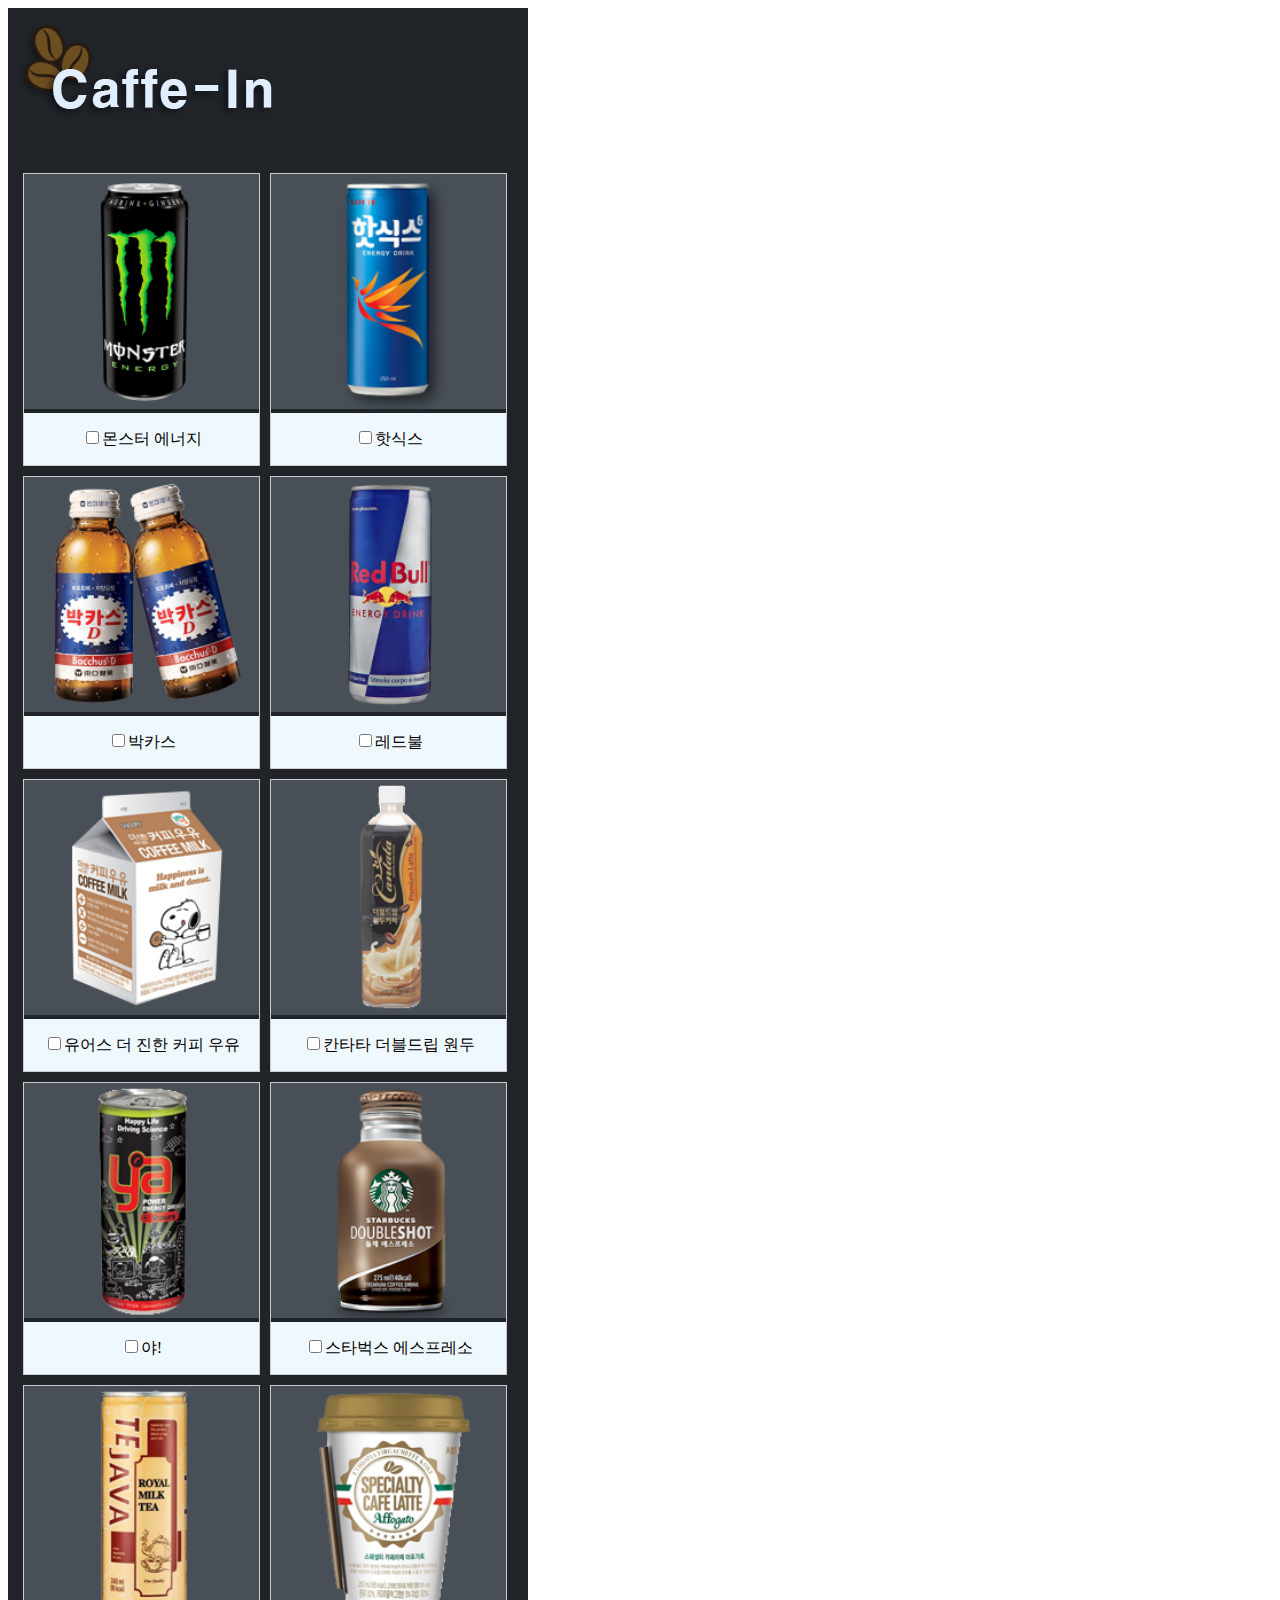
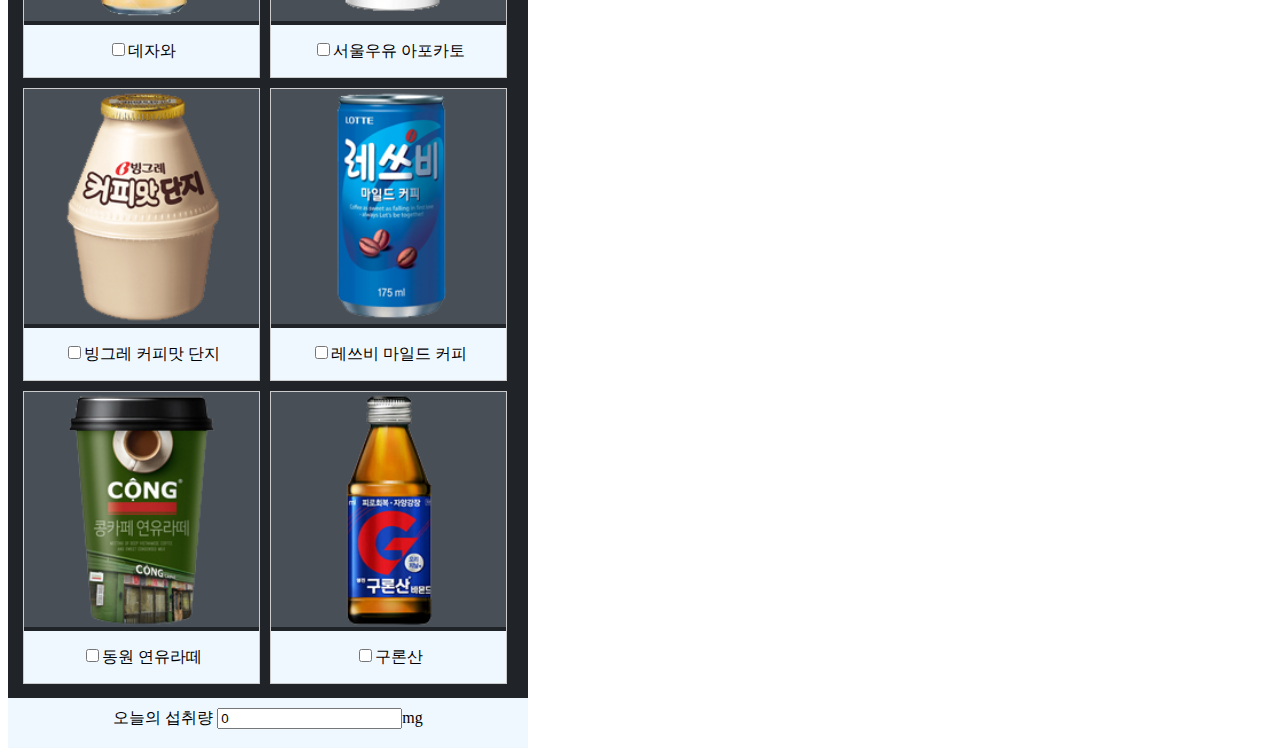
<file: CaffeineCheckUp.html>
<!DOCTYPE html>
<html>
<head>
	<title>Caffeine Check Calculator</title>
	<script type="text/javascript">
		var sum = 0;
		function calc(cBox) {
			if(cBox.checked)
				sum += parseInt(cBox.value);
			else
				sum -= parseInt(cBox.value);
			document.getElementById("sumtext").value = sum;
		}
	</script>
<style>
	.header {
border-spacing: 10px 10px;
text-align: left;
padding: 10px 10px;
width: 500px;
height: 130px;
background-color: #202429;
}
.feature {
border-spacing: 10px 10px;
text-align: left;
padding: 10px 10px;
width: 500px;
height: 2120px;
background-color: #202429;
}
div.gallery {
  margin: 5px;
  border: 1px solid #ccc;
  float: left;
width: 235px;
}
div.desc {
  padding: 15px;
background-color: aliceblue;
  text-align: center;
}
.result {
border-spacing: 10px 10px;
text-align: center;
padding: 10px 10px;
width: 500px;
height: 30px;
background-color: aliceblue;
}
	</style>
</head>
<body>
<div class="header">
	<a href="MainpageAlt.html"><img src="Images/CaffeinLogo.png"></a>
	</div>
	<form>
<div class="feature">
<div class="gallery">
  <a target="_blank">
    <img src="Images/Drinks/MonsterEnergySquare.png" alt="Cinque Terre" width="235" height="235">
  </a>
  <div class="desc"><input type="checkbox" name="MonsterEnergy" value="105" onclick="calc(this)">몬스터 에너지</div>
</div>
<div class="gallery">
  <a target="_blank">
    <img src="Images/Drinks/HotSixSquare.png" alt="Cinque Terre" width="235" height="235">
  </a>
  <div class="desc"><input type="checkbox" name="HotSix" value="60" onclick="calc(this)" >핫식스</div>
	</div>
<div class="gallery">
  <a target="_blank">
    <img src="Images/Drinks/BacchusSquare.png" alt="Cinque Terre" width="235" height="235">
  </a>
  <div class="desc">		<input type="checkbox" name="Bacchus" value="30" onclick="calc(this)">박카스<br></div>
	</div>
<div class="gallery">
  <a target="_blank">
    <img src="Images/Drinks/RedBullSquare.png" alt="Cinque Terre" width="235" height="235">
  </a>
  <div class="desc">		<input type="checkbox" name="RedBull" value="103" onclick="calc(this)">레드불</div>
	</div>
<div class="gallery">
  <a target="_blank">
    <img src="Images/Drinks/YouUsSquare.png" alt="Cinque Terre" width="235" height="235">
  </a>
  <div class="desc">		<input type="checkbox" name="DrPepper" value="237" onclick="calc(this)">유어스 더 진한 커피 우유</div>
	</div>
<div class="gallery">
  <a target="_blank">
    <img src="Images/Drinks/KantataSquare.png" alt="Cinque Terre" width="235" height="235">
  </a>
  <div class="desc">		<input type="checkbox" name="Espresso" value="548" onclick="calc(this)">칸타타 더블드립 원두<br></div>
	</div>
<div class="gallery">
  <a target="_blank">
    <img src="Images/Drinks/YaSquare.png" alt="Cinque Terre" width="235" height="235">
  </a>
  <div class="desc">		<input type="checkbox" name="CocaCola" value="150" onclick="calc(this)">야!</div>
	</div>
<div class="gallery">
  <a target="_blank">
    <img src="Images/Drinks/StarBucksEspressoSquare.png" alt="Cinque Terre" width="235" height="235">
  </a>
  <div class="desc">		<input type="checkbox" name="GreenTea" value="182" onclick="calc(this)">스타벅스 에스프레소</div>
	</div>
<div class="gallery">
  <a target="_blank">
    <img src="Images/Drinks/DejawaSquare.png" alt="Cinque Terre" width="235" height="235">
  </a>
  <div class="desc">		<input type="checkbox" name="InstantCoffee" value="55" onclick="calc(this)">데자와<br></div>
	</div>
<div class="gallery">
  <a target="_blank">
    <img src="Images/Drinks/SeoulMilkSquare.png" alt="Cinque Terre" width="235" height="235">
  </a>
  <div class="desc">		<input type="checkbox" name="BlackTea" value="125" onclick="calc(this)">서울우유 아포카토</div>
	</div>
<div class="gallery">
  <a target="_blank">
    <img src="Images/Drinks/BingreSquare.png" alt="Cinque Terre" width="235" height="235">
  </a>
  <div class="desc">		<input type="checkbox" name="DietCola" value="85" onclick="calc(this)">빙그레 커피맛 단지</div>
	</div>
<div class="gallery">
  <a target="_blank">
    <img src="Images/Drinks/LetsBeSquare.png" alt="Cinque Terre" width="235" height="235">
  </a>
  <div class="desc">		<input type="checkbox" name="MountainDew" value="103" onclick="calc(this)">레쓰비 마일드 커피<br></div>
	</div>
<div class="gallery">
  <a target="_blank">
    <img src="Images/Drinks/CongSquare.png" alt="Cinque Terre" width="235" height="235">
  </a>
  <div class="desc">		<input type="checkbox" name="Cong" value="230" onclick="calc(this)">동원 연유라떼<br></div>
	</div>
<div class="gallery">
  <a target="_blank">
    <img src="Images/Drinks/GulonsanSquare.png" alt="Cinque Terre" width="235" height="235">
  </a>
  <div class="desc">		<input type="checkbox" name="Guro" value="55" onclick="calc(this)">구론산<br></div>
	</div>

		</div>
		<div class="result">
		오늘의 섭취량 <input type="text" id="sumtext" value="0">mg
		</div>
	</form>
</body>
</html>
</file>
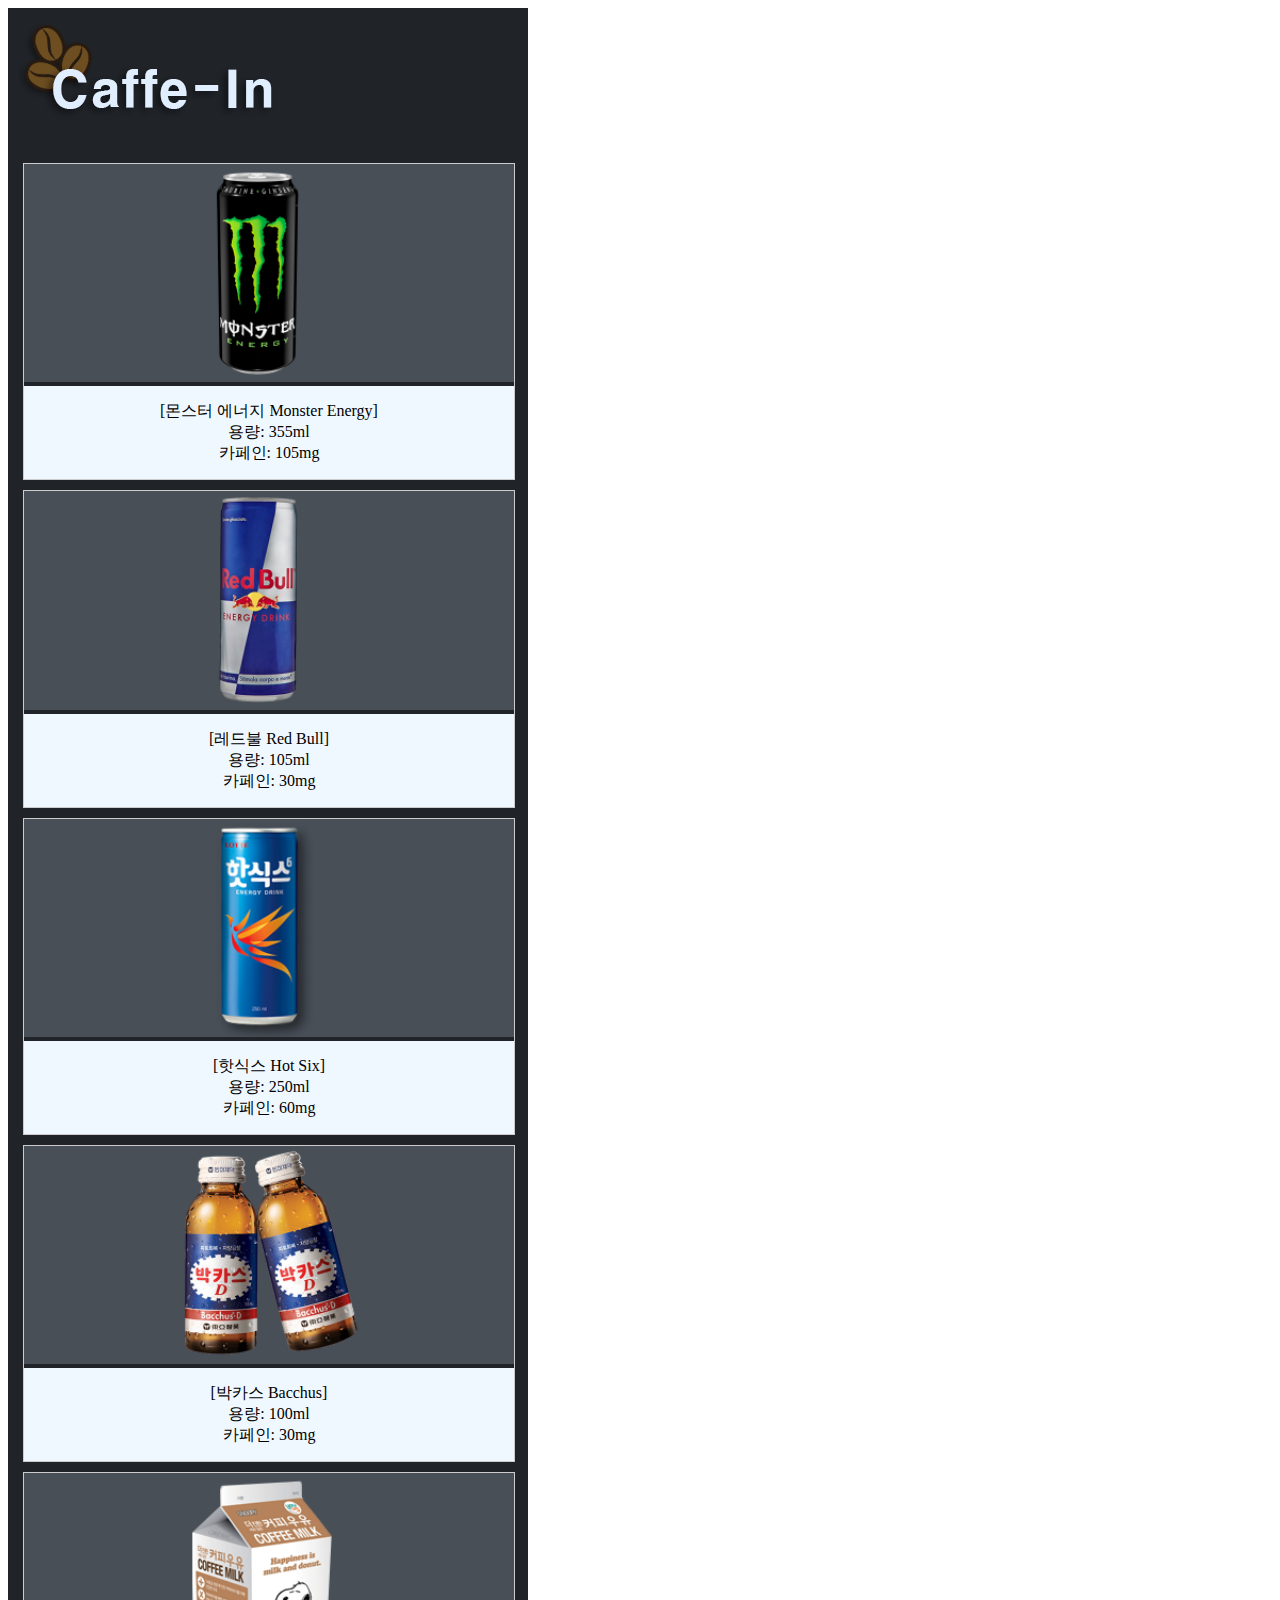
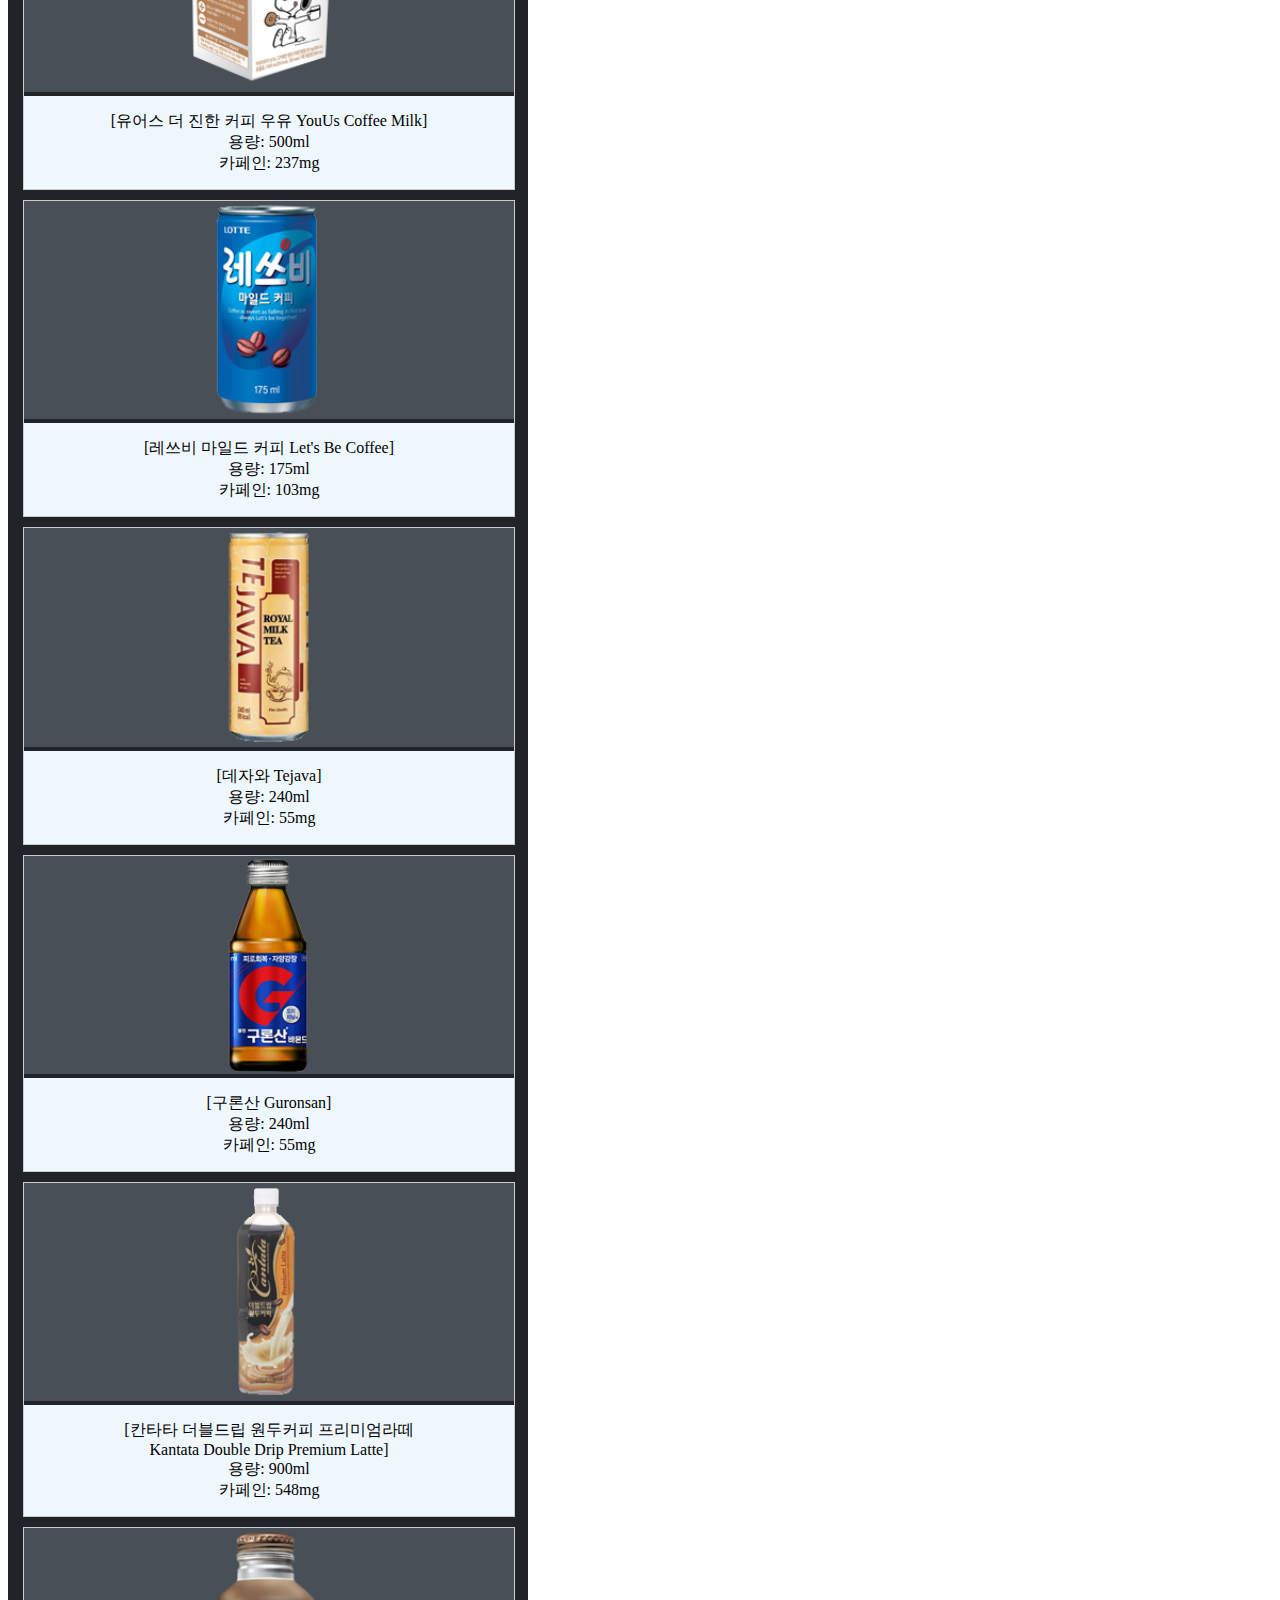
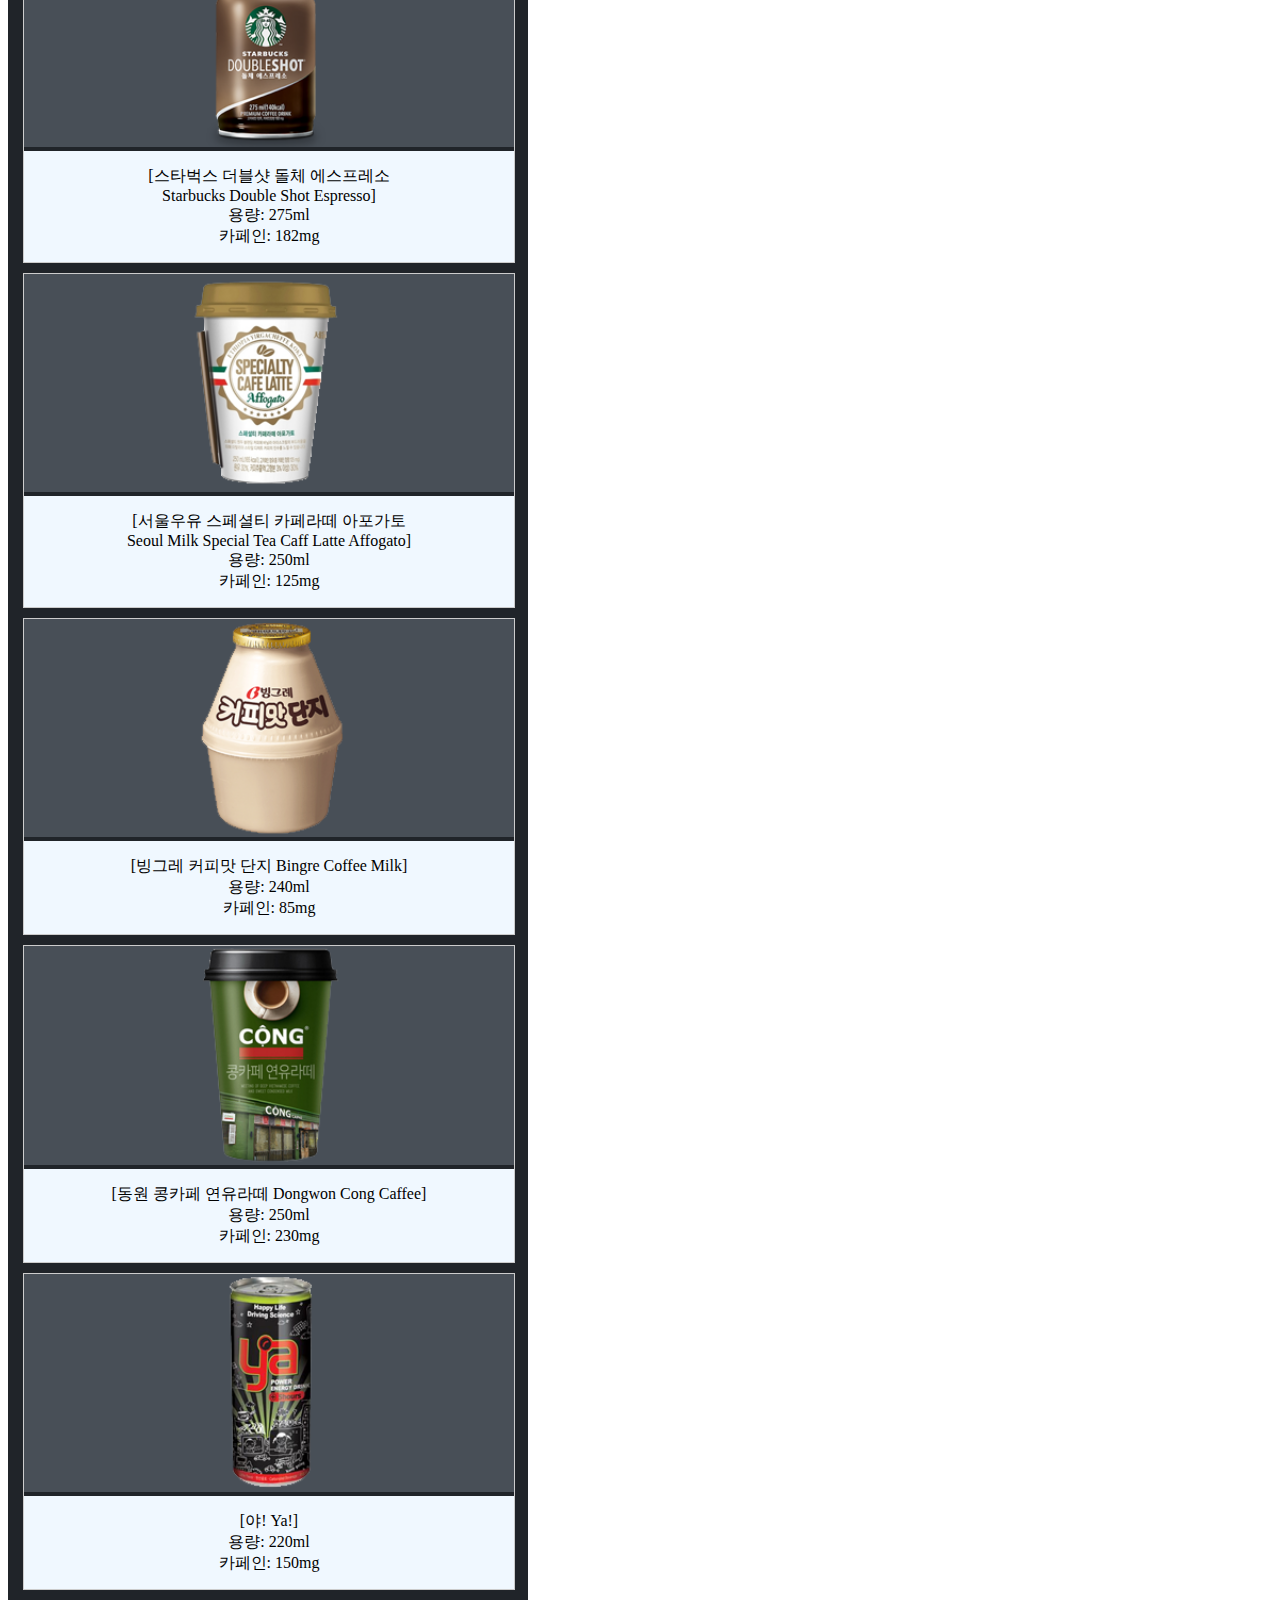
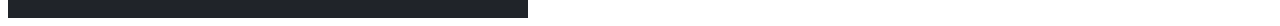
<file: ListOfDrinks.html>
<!DOCTYPE HTML>
<html>
<head>
<meta http-equiv="Content-Type" content="text/html; charset=utf-8">
<title>List of Drinks</title>
<style type="text/css">

.header {
border-spacing: 10px 10px;
text-align: left;
padding: 10px 10px;
width: 500px;
height: 120px;
background-color: #202429;
}	
.feature {
border-spacing: 10px 10px;
text-align: left;
padding: 10px 10px;
width: 500px;
height: 4650px;
background-color: #202429;
}	
	
div.gallery {
  margin: 5px;
  border: 1px solid #ccc;
  float: left;
  width: 490px;
}

div.gallery:hover {
  border: 1px solid #777;
}

div.gallery img {
  width: 100%;
  height: auto;
}

div.desc {
  padding: 15px;
background-color: aliceblue;
  text-align: center;
}
</style>
</head>
<body>
<div class="header">
	<a href="MainpageAlt.html"><img src="Images/CaffeinLogo.png"></a>
	</div>
<div class="feature">
<div class="gallery">
  <a target="_blank">
    <img src="Images/Drinks/RandomImageMonsterEnergy.png" alt="Cinque Terre" width="460" height="400">
  </a>
  <div class="desc">[몬스터 에너지 Monster Energy]<br>용량: 355ml<br>카페인: 105mg</div>
</div>

<div class="gallery">
  <a target="_blank">
    <img src="Images/Drinks/RandomImageRedBull.png" alt="Cinque Terre" width="460" height="400">
  </a>
  <div class="desc">[레드불 Red Bull]<br>용량: 105ml<br>카페인: 30mg</div>
</div>

<div class="gallery">
  <a target="_blank">
    <img src="Images/Drinks/RandomImageHotSix.png" alt="Cinque Terre" width="460" height="400">
  </a>
  <div class="desc">[핫식스 Hot Six]<br>용량: 250ml<br>카페인: 60mg</div>
</div>

<div class="gallery">
  <a target="_blank">
    <img src="Images/Drinks/RandomImageBacchus.png" alt="Cinque Terre" width="460" height="400">
  </a>
  <div class="desc">[박카스 Bacchus]<br>용량: 100ml<br>카페인: 30mg</div>
</div>
	<div class="gallery">
  <a target="_blank">
    <img src="Images/Drinks/RandomImageSnoopy.png" alt="Cinque Terre" width="460" height="400">
  </a>
  <div class="desc">[유어스 더 진한 커피 우유 YouUs Coffee Milk]<br>용량: 500ml<br>카페인: 237mg</div>
</div>
<div class="gallery">
  <a target="_blank">
    <img src="Images/Drinks/RandomImageLetsBe.png" alt="Cinque Terre" width="460" height="400">
  </a>
  <div class="desc">[레쓰비 마일드 커피 Let's Be Coffee]<br>용량: 175ml<br>카페인: 103mg</div>
</div>
	<div class="gallery">
  <a target="_blank">
    <img src="Images/Drinks/RandomImageTejava.png" alt="Cinque Terre" width="460" height="400">
  </a>
  <div class="desc">[데자와 Tejava]<br>용량: 240ml<br>카페인: 55mg</div>
</div>
	<div class="gallery">
  <a target="_blank">
    <img src="Images/Drinks/RandomImageGuronsan.png" alt="Cinque Terre" width="460" height="400">
  </a>
  <div class="desc">[구론산 Guronsan]<br>용량: 240ml<br>카페인: 55mg</div>
</div>
	<div class="gallery">
  <a target="_blank">
    <img src="Images/Drinks/RandomImageKantataDouble.png" alt="Cinque Terre" width="460" height="400">
  </a>
  <div class="desc">[칸타타 더블드립 원두커피 프리미엄라떼<br>Kantata Double Drip Premium Latte]<br>용량: 900ml<br>카페인: 548mg</div>
</div>
	<div class="gallery">
  <a target="_blank">
    <img src="Images/Drinks/RandomImageStarbucksDoubleShot.png" alt="Cinque Terre" width="460" height="400">
  </a>
  <div class="desc">[스타벅스 더블샷 돌체 에스프레소<br>Starbucks Double Shot Espresso]<br>용량: 275ml<br>카페인: 182mg</div>
</div>
	<div class="gallery">
  <a target="_blank">
    <img src="Images/Drinks/RandomImageSeoulMilkCaffLatte.png" alt="Cinque Terre" width="460" height="400">
  </a>
  <div class="desc">[서울우유 스페셜티 카페라떼 아포가토<br>Seoul Milk Special Tea Caff Latte Affogato]<br>용량: 250ml<br>카페인: 125mg</div>
</div>
	<div class="gallery">
  <a target="_blank">
    <img src="Images/Drinks/RandomImageCoffeeMilk.png" alt="Cinque Terre" width="460" height="400">
  </a>
  <div class="desc">[빙그레 커피맛 단지 Bingre Coffee Milk]<br>용량: 240ml<br>카페인: 85mg</div>
</div>
	<div class="gallery">
  <a target="_blank">
    <img src="Images/Drinks/RandomImageCong.png" alt="Cinque Terre" width="460" height="400">
  </a>
  <div class="desc">[동원 콩카페 연유라떼 Dongwon Cong Caffee]<br>용량: 250ml<br>카페인: 230mg</div>
</div>
	<div class="gallery">
  <a target="_blank">
    <img src="Images/Drinks/RandomImageYa.png" alt="Cinque Terre" width="460" height="400">
  </a>
  <div class="desc">[야! Ya!]<br>용량: 220ml<br>카페인: 150mg</div>	
</div>
	</div>
</body>
</html>
</file>
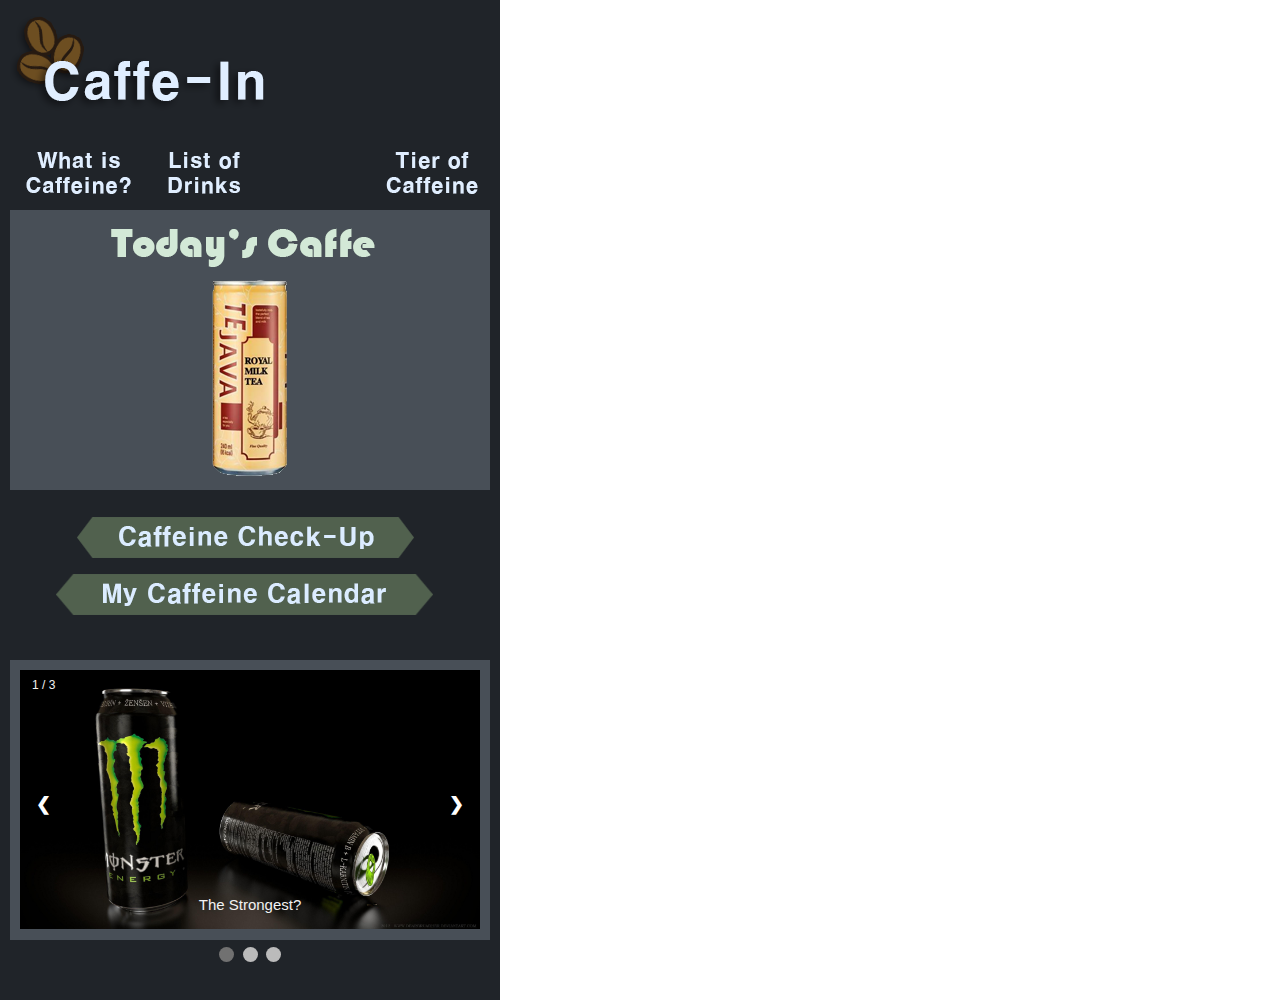
<file: MainPageAlt.html>
<!doctype html>
<html>
<head>
<meta http-equiv="Content-Type" content="text/html; charset=utf-8">
<title>Main Page</title>
<style type="text/css">
	
.header {
border-spacing: 10px 10px;
text-align: left;
padding: 10px 10px;
width: 500px;
height: 130px;
background-color: #202429;
}
.menu {
border-spacing: 10px 10px;
text-align: left;
padding: 10px 10px;
width: 500px;
height: 70px;
background-color: #202429;
}
.randomimage {
border-spacing: 10px 10px;
text-align: left;
padding: 10px 10px;
width: 500px;
height: 300px;
background-color: #202429;
}
.randomimagebox {
border-spacing: 10px 10px;
text-align: left;
padding: 10px 10px;
height: 280px;
background-color: #484f57;
}
.buttons {
border-spacing: 10px 10px;
text-align: left;
padding: 10px 10px;
width: 500px;
height: 150px;
background-color: #202429;
}
.slideshow {
border-spacing: 10px 10px;
text-align: left;
padding: 10px 10px;
width: 500px;
height: 350px;
background-color: #202429;
}

* {box-sizing: border-box}
body {font-family: Verdana, sans-serif; margin:0}
.mySlides {display: none}
img {vertical-align: middle;}

/* Slideshow container */
.slideshow-container {
  max-width: 1000px;
  position: relative;
  margin: auto;
}

/* Next & previous buttons */
.prev, .next {
  cursor: pointer;
  position: absolute;
  top: 50%;
  width: auto;
  padding: 16px;
  margin-top: -22px;
  color: white;
  font-weight: bold;
  font-size: 18px;
  transition: 0.6s ease;
  border-radius: 0 3px 3px 0;
  user-select: none;
}

/* Position the "next button" to the right */
.next {
  right: 0;
  border-radius: 3px 0 0 3px;
}

/* On hover, add a black background color with a little bit see-through */
.prev:hover, .next:hover {
  background-color: rgba(0,0,0,0.8);
}

/* Caption text */
.text {
  color: #f2f2f2;
  font-size: 15px;
  padding: 8px 12px;
  position: absolute;
  bottom: 8px;
  width: 100%;
  text-align: center;
}

/* Number text (1/3 etc) */
.numbertext {
  color: #f2f2f2;
  font-size: 12px;
  padding: 8px 12px;
  position: absolute;
  top: 0;
}

/* The dots/bullets/indicators */
.dot {
  cursor: pointer;
  height: 15px;
  width: 15px;
  margin: 0 2px;
  background-color: #bbb;
  border-radius: 50%;
  display: inline-block;
  transition: background-color 0.6s ease;
}

.active, .dot:hover {
  background-color: #717171;
}

/* Fading animation */
.fade {
  -webkit-animation-name: fade;
  -webkit-animation-duration: 1.5s;
  animation-name: fade;
  animation-duration: 1.5s;
}

@-webkit-keyframes fade {
  from {opacity: .4} 
  to {opacity: 1}
}

@keyframes fade {
  from {opacity: .4} 
  to {opacity: 1}
}

/* On smaller screens, decrease text size */
@media only screen and (max-width: 300px) {
  .prev, .next,.text {font-size: 11px}
}
	</style>
</head>

<body onload = "showImage()">
<div class="header">
	<a href="MainpageAlt.html"><img src="Images/CaffeinLogo.png"></a>
	</div>
<div class="menu">
	<a href="WhatIsCaffeine.html"><img src="Images/WhatisCaffeine.png" align="left"></a>
	<a href="ListOfDrinks.html"><img src="Images/ListofDrinks.png" align="center"></a>
	<a href="TierofCaffeine.html"><img src="Images/TierofCaffeine.png" align="right"></a>
	</div>
<div class="randomimage">
	<div class="randomimagebox">
	<img src="Images/TodaysCaffe.png" align="center">
	<img id = "introImg" border="0" width="460px" height="205px">
	</div>
	</div>
<div class="buttons">
	<a href="CaffeineCheckUp.html"><img src="Images/CaffeineCheckUp.png"></a>
	<a href="MyCaffeineCalendar.html"><img src="Images/MyCaffeineCalendar.png"></a>
	</div>
<div class="slideshow">
	<div class="randomimagebox">
		<!-- Slideshow container -->
<div class="slideshow-container">

<div class="mySlides fade">
  <div class="numbertext">1 / 3</div>
  <img src="Images/Drinks/MonsterEnergy.jpg" style="width:100%">
  <div class="text">The Strongest?</div>
</div>

<div class="mySlides fade">
  <div class="numbertext">2 / 3</div>
  <img src="Images/Drinks/RedBull.jpg" style="width:100%">
  <div class="text">The Newest?</div>
</div>

<div class="mySlides fade">
  <div class="numbertext">3 / 3</div>
  <img src="Images/Drinks/Hell.jpg" style="width:100%">
  <div class="text">Recommendation For You?</div>
</div>

<a class="prev" onclick="plusSlides(-1)">&#10094;</a>
<a class="next" onclick="plusSlides(1)">&#10095;</a>

</div>
<br>

<div style="text-align:center">
  <span class="dot" onclick="currentSlide(1)"></span> 
  <span class="dot" onclick="currentSlide(2)"></span> 
  <span class="dot" onclick="currentSlide(3)"></span> 
</div>
	</div>
	</div>

<script language = "javascript">
var slideIndex = 1;
showSlides(slideIndex);

function plusSlides(n) {
  showSlides(slideIndex += n);
}

function currentSlide(n) {
  showSlides(slideIndex = n);
}

function showSlides(n) {
  var i;
  var slides = document.getElementsByClassName("mySlides");
  var dots = document.getElementsByClassName("dot");
  if (n > slides.length) {slideIndex = 1}    
  if (n < 1) {slideIndex = slides.length}
  for (i = 0; i < slides.length; i++) {
      slides[i].style.display = "none";  
  }
  for (i = 0; i < dots.length; i++) {
      dots[i].className = dots[i].className.replace(" active", "");
  }
  slides[slideIndex-1].style.display = "block";  
  dots[slideIndex-1].className += " active";
}
	
var imgArray = new Array();
	imgArray[0] = "Images/Drinks/RandomImageMonsterEnergy.png";
	imgArray[1] = "Images/Drinks/RandomImageRedBull.png";
	imgArray[2] = "Images/Drinks/RandomImageHotSix.png"
	imgArray[3] = "Images/Drinks/RandomImageBacchus.png";
	imgArray[4] = "Images/Drinks/RandomImageYa.png";
	imgArray[5] = "Images/Drinks/RandomImageSnoopy.png";
	imgArray[6] = "Images/Drinks/RandomImageSeoulMilkCaffLatte.png";
	imgArray[7] = "Images/Drinks/RandomImageStarbucksDoubleShot.png";
	imgArray[8] = "Images/Drinks/RandomImageTejava.png";
	imgArray[9] = "Images/Drinks/RandomImageLetsBe.png";
	imgArray[10] = "Images/Drinks/RandomImageKantataDouble.png";
	imgArray[11] = "Images/Drinks/RandomImageGuronsan.png";
	imgArray[12] = "Images/Drinks/RandomImageCoffeeMilk.png";
	imgArray[13] = "Images/Drinks/RandomImageCong.png";
	
	function showImage(){
		var imgNum = Math.round(Math.random()*13);
		var objImg = document.getElementById("introImg");
		objImg.src = imgArray[imgNum];
	}
</script>
</body>
</html>
</file>
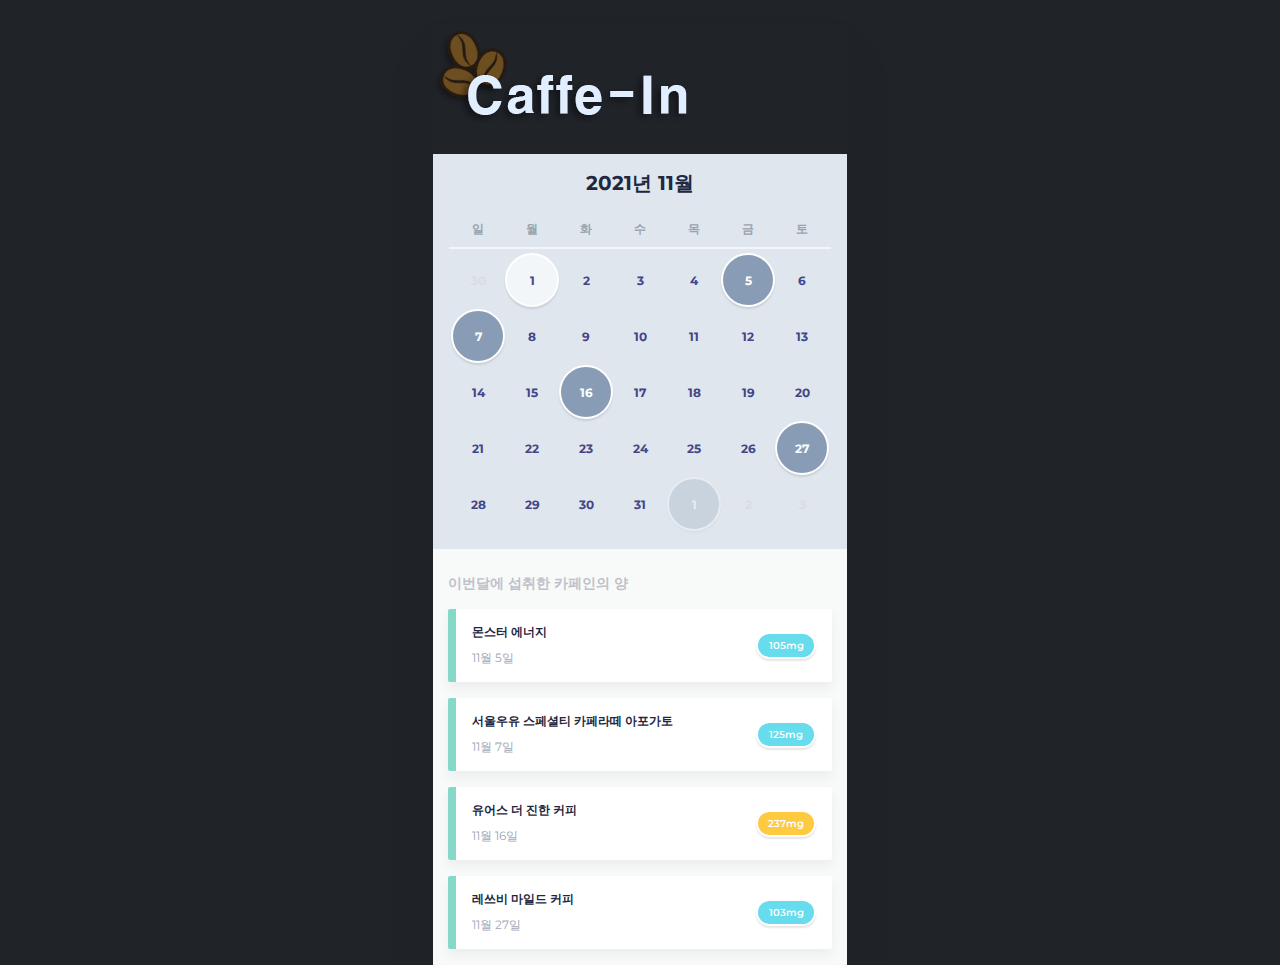
<file: MyCaffeineCalendar.html>
<!DOCTYPE html>
<html lang="en" >
<head>
  <meta charset="UTF-8">
  <title>CaffeineCalendar</title>
  <link rel="stylesheet" href="CalendarSytem.css">

</head>
<body>
<!-- partial:index.partial.html -->
<!DOCTYPE html>
<html lang="en">
<head>
  <meta charset="UTF-8">
  <meta name="viewport" content="width=device-width, initial-scale=1.0">
  <meta http-equiv="X-UA-Compatible" content="ie=edge">
  <title>Calendar</title>
  <link href="https://fonts.googleapis.com/css?family=Montserrat:400,600,700" rel="stylesheet">
  <link rel="stylesheet" href="https://code.ionicframework.com/ionicons/2.0.1/css/ionicons.min.css">
</head>
<body>
  <div class="main-container-wrapper">
    <header>
		<a href="MainpageAlt.html"><img src="Images/CaffeinLogo.png"></a>
    </header>
    <main>
      <div class="calendar-container">
        <div class="calendar-container__header">
          <button class="calendar-container__btn calendar-container__btn--left" title="Previous">
            <i class="icon ion-ios-arrow-back"></i>
          </button>
          <h2 class="calendar-container__title">2021년 11월</h2>
          <button class="calendar-container__btn calendar-container__btn--right" title="Next">
            <i class="icon ion-ios-arrow-forward"></i>
          </button>
        </div>
        <div class="calendar-container__body">
          <div class="calendar-table">
            <div class="calendar-table__header">
              <div class="calendar-table__row">
                <div class="calendar-table__col">일</div>
                <div class="calendar-table__col">월</div>
                <div class="calendar-table__col">화</div>
                <div class="calendar-table__col">수</div>
                <div class="calendar-table__col">목</div>
                <div class="calendar-table__col">금</div>
                <div class="calendar-table__col">토</div>
              </div>
            </div>
            <div class="calendar-table__body">
              <div class="calendar-table__row">
                <div class="calendar-table__col calendar-table__inactive">
                  <div class="calendar-table__item">
                    <span>30</span>
                  </div>
                </div>
                <div class="calendar-table__col calendar-table__today">
                  <div class="calendar-table__item">
                    <span>1</span>
                  </div>
                </div>
                <div class="calendar-table__col">
                  <div class="calendar-table__item">
                    <span>2</span>
                  </div>
                </div>
                <div class="calendar-table__col">
                  <div class="calendar-table__item">
                    <span>3</span>
                  </div>
                </div>
                <div class="calendar-table__col">
                  <div class="calendar-table__item">
                    <span>4</span>
                  </div>
                </div>
                <div class="calendar-table__col calendar-table__event">
                  <div class="calendar-table__item">
                    <span>5</span>
                  </div>
                </div>
                <div class="calendar-table__col">
                  <div class="calendar-table__item">
                    <span>6</span>
                  </div>
                </div>
              </div>
              <div class="calendar-table__row">
                <div class="calendar-table__col calendar-table__event">
                  <div class="calendar-table__item">
                    <span>7</span>
                  </div>
                </div>
                <div class="calendar-table__col">
                  <div class="calendar-table__item">
                    <span>8</span>
                  </div>
                </div>
                <div class="calendar-table__col">
                  <div class="calendar-table__item">
                    <span>9</span>
                  </div>
                </div>
                <div class="calendar-table__col">
                  <div class="calendar-table__item">
                    <span>10</span>
                  </div>
                </div>
                <div class="calendar-table__col">
                  <div class="calendar-table__item">
                    <span>11</span>
                  </div>
                </div>
                <div class="calendar-table__col">
                  <div class="calendar-table__item">
                    <span>12</span>
                  </div>
                </div>
                <div class="calendar-table__col">
                  <div class="calendar-table__item">
                    <span>13</span>
                  </div>
                </div>
              </div>
              <div class="calendar-table__row">
                <div class="calendar-table__col">
                  <div class="calendar-table__item">
                    <span>14</span>
                  </div>
                </div>
                <div class="calendar-table__col">
                  <div class="calendar-table__item">
                    <span>15</span>
                  </div>
                </div>
                <div class="calendar-table__col calendar-table__event">
                  <div class="calendar-table__item">
                    <span>16</span>
                  </div>
                </div>
                <div class="calendar-table__col">
                  <div class="calendar-table__item">
                    <span>17</span>
                  </div>
                </div>
                <div class="calendar-table__col">
                  <div class="calendar-table__item">
                    <span>18</span>
                  </div>
                </div>
                <div class="calendar-table__col">
                  <div class="calendar-table__item">
                    <span>19</span>
                  </div>
                </div>
                <div class="calendar-table__col">
                  <div class="calendar-table__item">
                    <span>20</span>
                  </div>
                </div>
              </div>
              <div class="calendar-table__row">
                <div class="calendar-table__col">
                  <div class="calendar-table__item">
                    <span>21</span>
                  </div>
                </div>
                <div class="calendar-table__col">
                  <div class="calendar-table__item">
                    <span>22</span>
                  </div>
                </div>
                <div class="calendar-table__col">
                  <div class="calendar-table__item">
                    <span>23</span>
                  </div>
                </div>
                <div class="calendar-table__col">
                  <div class="calendar-table__item">
                    <span>24</span>
                  </div>
                </div>
                <div class="calendar-table__col">
                  <div class="calendar-table__item">
                    <span>25</span>
                  </div>
                </div>
                <div class="calendar-table__col">
                  <div class="calendar-table__item">
                    <span>26</span>
                  </div>
                </div>
                <div class="calendar-table__col calendar-table__event">
                  <div class="calendar-table__item">
                    <span>27</span>
                  </div>
                </div>
              </div>
              <div class="calendar-table__row">
                <div class="calendar-table__col">
                  <div class="calendar-table__item">
                    <span>28</span>
                  </div>
                </div>
                <div class="calendar-table__col">
                  <div class="calendar-table__item">
                    <span>29</span>
                  </div>
                </div>
                <div class="calendar-table__col">
                  <div class="calendar-table__item">
                    <span>30</span>
                  </div>
                </div>
                <div class="calendar-table__col">
                  <div class="calendar-table__item">
                    <span>31</span>
                  </div>
                </div>
                <div class="calendar-table__col calendar-table__event calendar-table__inactive">
                  <div class="calendar-table__item">
                    <span>1</span>
                  </div>
                </div>
                <div class="calendar-table__col calendar-table__inactive">
                  <div class="calendar-table__item">
                    <span>2</span>
                  </div>
                </div>
                <div class="calendar-table__col calendar-table__inactive">
                  <div class="calendar-table__item">
                    <span>3</span>
                  </div>
                </div>
              </div>
            </div>
          </div>
        </div>
      </div>
      <div class="events-container">
        <span class="events__title">이번달에 섭취한 카페인의 양</span>
        <ul class="events__list">
          <li class="events__item">
            <div class="events__item--left">
              <span class="events__name">몬스터 에너지</span>
              <span class="events__date">11월 5일</span>
            </div>
            <span class="events__tag">105mg</span>
          </li>
          <li class="events__item">
            <div class="events__item--left">
              <span class="events__name">서울우유 스페셜티 카페라떼 아포가토</span>
              <span class="events__date">11월 7일</span>
            </div>
            <span class="events__tag">125mg</span>
          </li>
          <li class="events__item">
            <div class="events__item--left">
              <span class="events__name">유어스 더 진한 커피</span>
              <span class="events__date">11월 16일</span>
            </div>
            <span class="events__tag events__tag--highlighted">237mg</span>
          </li>
          <li class="events__item">
            <div class="events__item--left">
              <span class="events__name">레쓰비 마일드 커피</span>
              <span class="events__date">11월 27일</span>
            </div>
			              <span class="events__tag">103mg</span>
          </li>
        </ul>
      </div>
    </main>
  </div>
</body>
</html>
<!-- partial -->
  
</body>
</html>
</file>
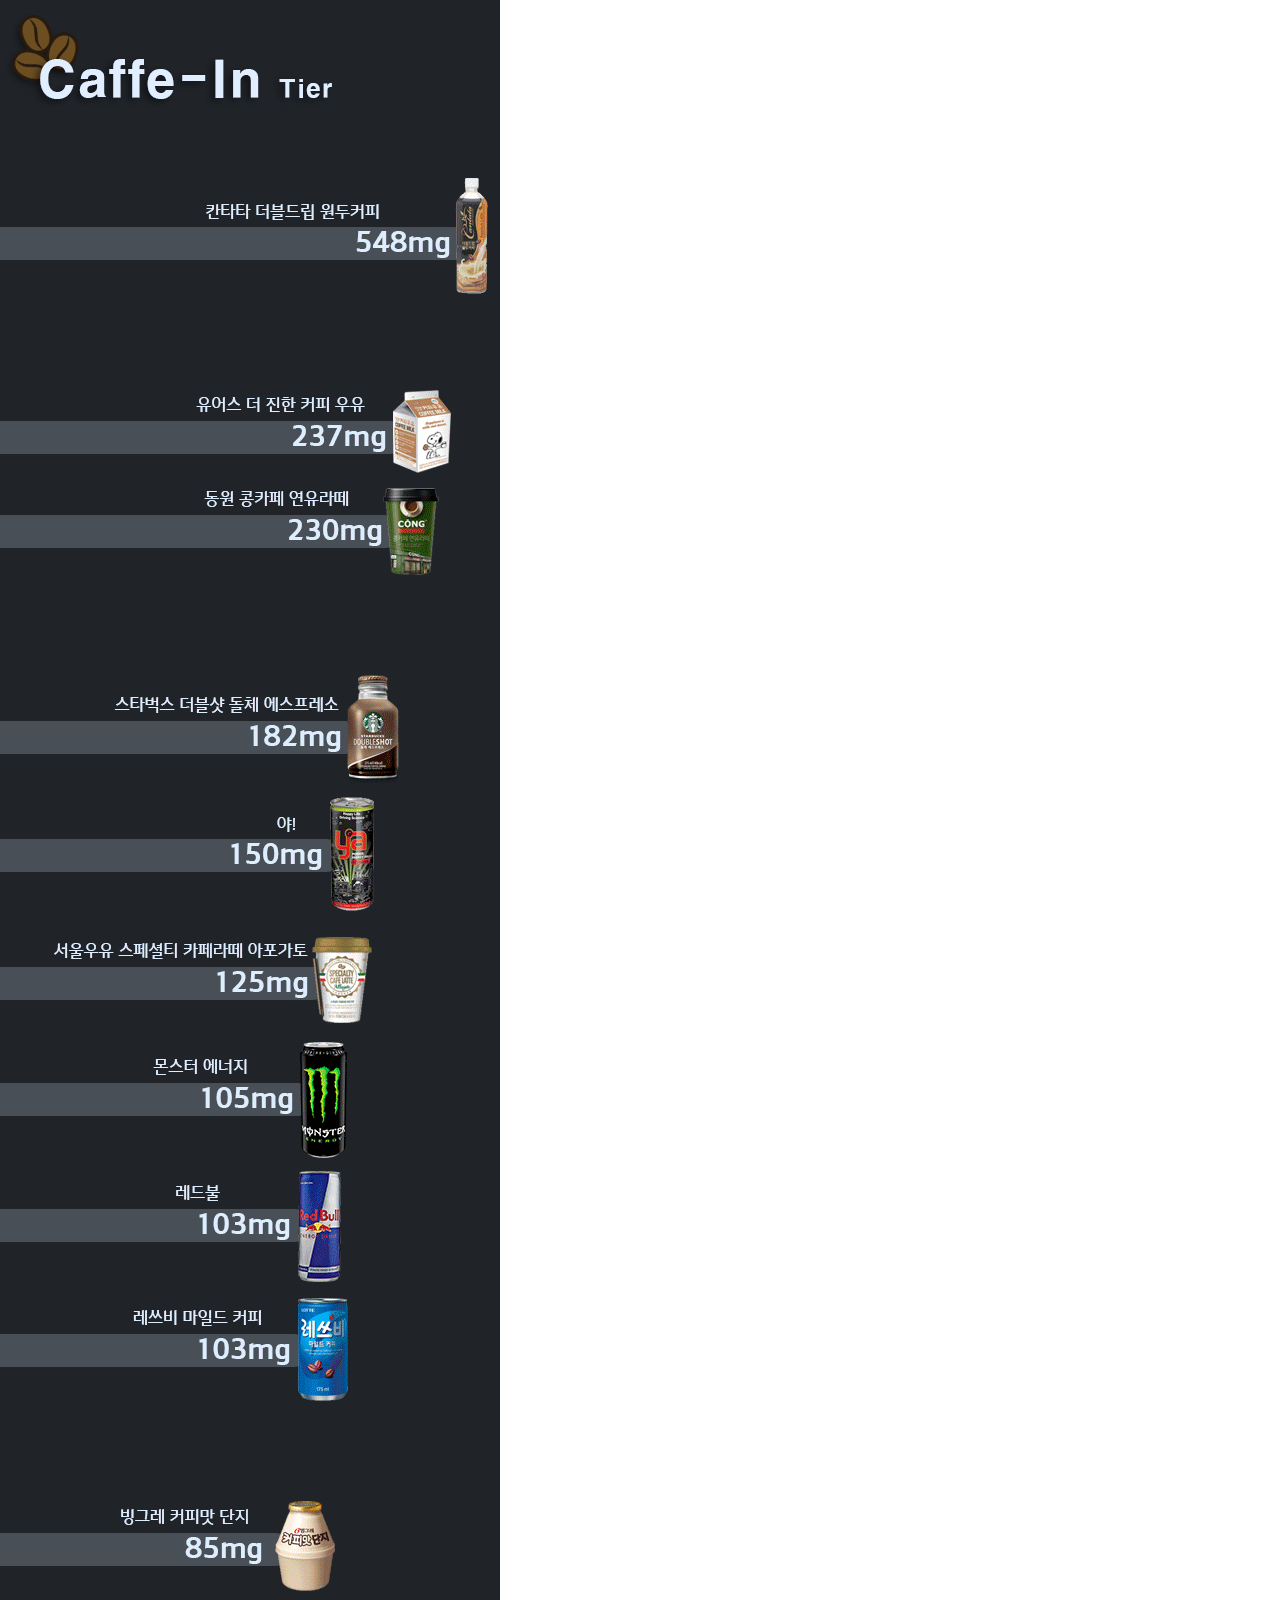
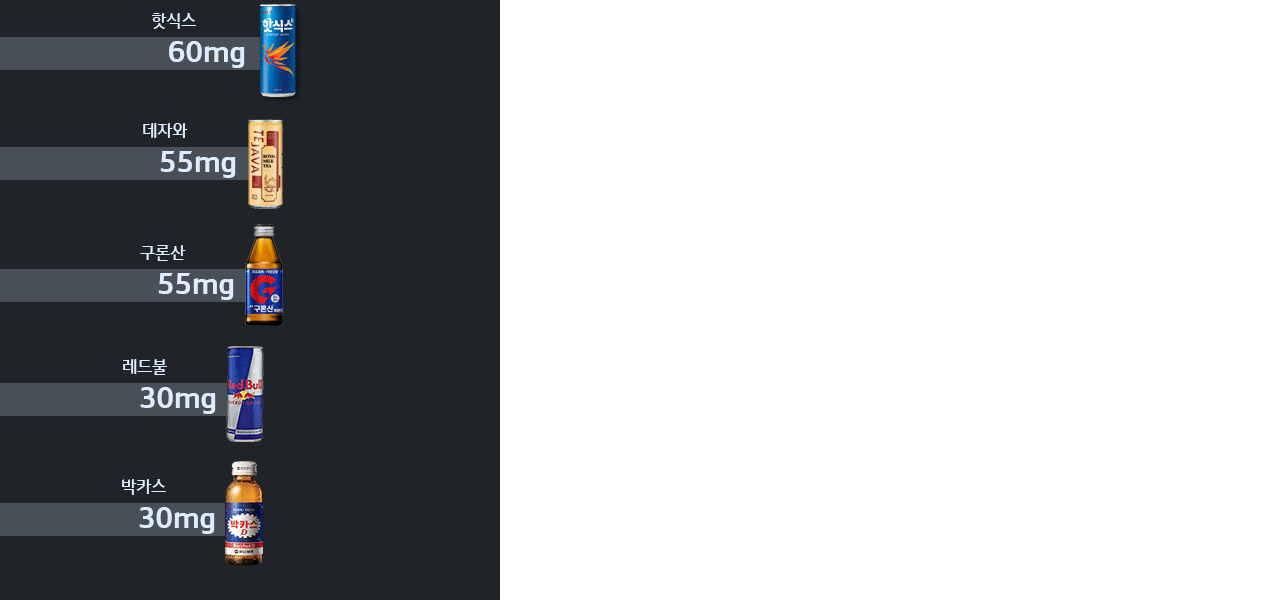
<file: TierofCaffeine.html>
<html>
<head>
<title>CaffeineTier</title>
<meta http-equiv="Content-Type" content="text/html; charset=utf-8">
</head>
<body bgcolor="#FFFFFF" leftmargin="0" topmargin="0" marginwidth="0" marginheight="0">
<!-- Save for Web Slices (Untitled-1-Recovered.psd) -->
<table id="Table_01" width="500" height="2200" border="0" cellpadding="0" cellspacing="0">
	<tr>
		<td>
			<a href="MainPageAlt.html">
				<img src="Images/CaffeineTier.gif" width="500" height="147" border="0" alt=""></a></td>
	</tr>
	<tr>
		<td>
			<img src="Images/CaffeineTierFeature.gif" width="500" height="2053" alt=""></td>
	</tr>
</table>
<!-- End Save for Web Slices -->
</body>
</html>
</file>
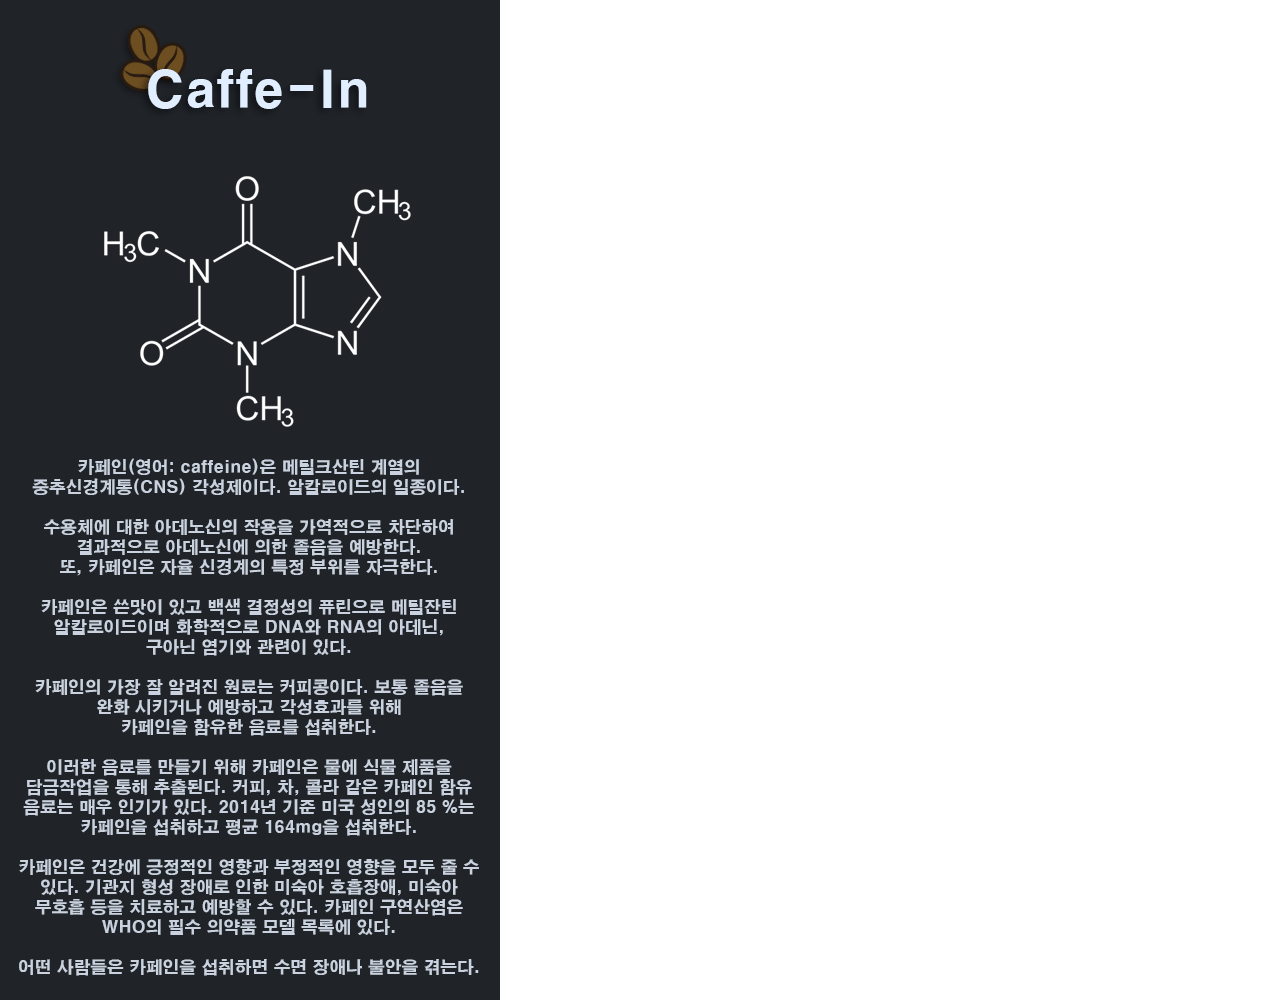
<file: WhatIsCaffeine.html>
<html>
<head>
<title>WhatIsCaffeine</title>
<meta http-equiv="Content-Type" content="text/html; charset=utf-8">
</head>
<body bgcolor="#FFFFFF" leftmargin="0" topmargin="0" marginwidth="0" marginheight="0">
<!-- Save for Web Slices (Untitled-1-Recovered.psd) -->
<table id="Table_01" width="500" height="1000" border="0" cellpadding="0" cellspacing="0">
	<tr>
		<td>
			<a href="MainPageAlt">
				<img src="Images/CaffeineTitle1.gif" width="500" height="147" border="0" alt=""></a></td>
	</tr>
	<tr>
		<td>
			<img src="Images/Description.gif" width="500" height="853" alt=""></td>
	</tr>
</table>
<!-- End Save for Web Slices -->
</body>
</html>
</file>
<file: CalendarSytem.css>
* {
  margin: 0;
  padding: 0;
  box-sizing: border-box;
}

html, body {
  height: 100%;
}

body {
  -webkit-font-smoothing: antialiased;
  font-family: "Montserrat", sans-serif;
  text-rendering: optimizeLegibility;
  background: #202429;
}

.mock-up-link {
  display: none;
}
@media (min-width: 768px) {
  .mock-up-link {
    display: block;
  }
}

.main-container-wrapper {
  background-color: #F8FAFA;
  min-width: 320px;
  min-height: 568px;
  max-width: 414px;
  overflow-y: auto;
}
@media (min-width: 415px) {
  .main-container-wrapper {
    -moz-box-shadow: 0px 32px 47px rgba(32, 23, 23, 0.09);
    -webkit-box-shadow: 0px 32px 47px rgba(32, 23, 23, 0.09);
    box-shadow: 0px 32px 47px rgba(32, 23, 23, 0.09);
    margin: 24px auto;
  }
}

header {
  background-color: #202429;
  display: flex;
  height: 58px;
  justify-content: space-between;
  overflow: hidden;
  margin: center;
  position: relative;
height: 130px;
}

.header__btn {
  background-color: #86D8C9;
  border: 2px solid #fff;
  border-radius: 50%;
  -moz-box-shadow: 0 2px 2px rgba(0, 0, 0, 0.1);
  -webkit-box-shadow: 0 2px 2px rgba(0, 0, 0, 0.1);
  box-shadow: 0 2px 2px rgba(0, 0, 0, 0.1);
  cursor: pointer;
  height: 80px;
  padding-top: 18px;
  position: absolute;
  top: -25px;
  width: 80px;
}
.header__btn:hover, .header__btn:focus {
  background: #67cebb;
  transition: all 0.3s ease-in;
  outline: none;
}
.header__btn .icon {
  display: inline-block;
}
.header__btn--left {
  left: -25px;
  padding-left: 38px;
  text-align: left;
}
.header__btn--right {
  padding-right: 32px;
  right: -25px;
  text-align: right;
}

.calendar-container {
  background-color: #dfe6ed;
  padding: 16px;
  margin-bottom: 24px;
}
.calendar-container__header {
  display: flex;
  justify-content: space-between;
}
.calendar-container__btn {
  background: transparent;
  border: 0;
  cursor: pointer;
  font-size: 16px;
  outline: none;
  color: #E9E8E8;
}
.calendar-container__btn:hover, .calendar-container__btn:focus {
  color: #9FAAB7;
  transition: all 0.3s ease-in;
}
.calendar-container__title {
  color: #222741;
  font-size: 20px;
  font-weight: 700;
}

.calendar-table {
  margin-top: 12px;
  width: 100%;
}
.calendar-table__item {
  border: 2px solid transparent;
  border-radius: 50%;
  color: #424588;
  font-size: 12px;
  font-weight: 700;
  width: 100%;
  height: 100%;
  display: flex;
  align-items: center;
  justify-content: center;
  cursor: pointer;
}
.calendar-table__item:hover {
  background: #f8fafa;
  -moz-box-shadow: 0px 2px 2px rgba(0, 0, 0, 0.1);
  -webkit-box-shadow: 0px 2px 2px rgba(0, 0, 0, 0.1);
  box-shadow: 0px 2px 2px rgba(0, 0, 0, 0.1);
  transition: 0.2s all ease-in;
}
.calendar-table__row {
  display: flex;
  justify-content: center;
}
.calendar-table__header {
  border-bottom: 2px solid #F2F6F8;
  margin-bottom: 4px;
}
.calendar-table__header .calendar-table__col {
  display: inline-block;
  color: #99A4AE;
  font-size: 12px;
  font-weight: 700;
  padding: 12px 3px;
  text-align: center;
  text-transform: uppercase;
  width: 40px;
  height: 38px;
}
@media (min-width: 360px) {
  .calendar-table__header .calendar-table__col {
    width: 46px;
  }
}
@media (min-width: 410px) {
  .calendar-table__header .calendar-table__col {
    width: 54px;
  }
}
.calendar-table__body .calendar-table__col {
  width: 40px;
  height: 42px;
  padding-bottom: 2px;
}
@media (min-width: 360px) {
  .calendar-table__body .calendar-table__col {
    width: 46px;
    height: 48px;
  }
}
@media (min-width: 410px) {
  .calendar-table__body .calendar-table__col {
    width: 54px;
    height: 56px;
  }
}
.calendar-table__today .calendar-table__item {
  border-color: #FEFEFE;
  background-color: #F2F6F8;
  -moz-box-shadow: 0px 2px 2px rgba(0, 0, 0, 0.1);
  -webkit-box-shadow: 0px 2px 2px rgba(0, 0, 0, 0.1);
  box-shadow: 0px 2px 2px rgba(0, 0, 0, 0.1);
}
.calendar-table__event .calendar-table__item {
  background-color: #889db5;
  border-color: #FEFEFE;
  -moz-box-shadow: 0px 2px 2px rgba(0, 0, 0, 0.1);
  -webkit-box-shadow: 0px 2px 2px rgba(0, 0, 0, 0.1);
  box-shadow: 0px 2px 2px rgba(0, 0, 0, 0.1);
  color: #fff;
}
.calendar-table__event--long {
  overflow-x: hidden;
}
.calendar-table__event--long .calendar-table__item {
  border-radius: 0;
  border-width: 2px 0;
}
.calendar-table__event--start .calendar-table__item {
  border-left: 2px solid #fff;
  border-radius: 50% 0 0 50%;
}
.calendar-table__event--start.calendar-table__col:last-child .calendar-table__item {
  border-width: 2px;
}
.calendar-table__event--end .calendar-table__item {
  border-right: 2px solid #fff;
  border-radius: 0 50% 50% 0;
}
.calendar-table__event--end.calendar-table__col:first-child .calendar-table__item {
  border-width: 2px;
}
.calendar-table__inactive .calendar-table__item {
  color: #DCDCE3;
  cursor: default;
}
.calendar-table__inactive .calendar-table__item:hover {
  background: transparent;
  box-shadow: none;
}
.calendar-table__inactive.calendar-table__event .calendar-table__item {
  color: #fff;
  opacity: 0.25;
}
.calendar-table__inactive.calendar-table__event .calendar-table__item:hover {
  background: #66DCEC;
  -moz-box-shadow: 0px 2px 2px rgba(0, 0, 0, 0.1);
  -webkit-box-shadow: 0px 2px 2px rgba(0, 0, 0, 0.1);
  box-shadow: 0px 2px 2px rgba(0, 0, 0, 0.1);
}

.events-container {
  padding: 0 15px;
}

.events__title {
  color: #BEC1CA;
  display: inline-block;
  font-size: 14px;
  font-weight: 600;
  margin-bottom: 16px;
}
.events__tag {
  background: #66DCEC;
  border: 2px solid #FEFEFE;
  -moz-box-shadow: 0px 2px 2px rgba(0, 0, 0, 0.1);
  -webkit-box-shadow: 0px 2px 2px rgba(0, 0, 0, 0.1);
  box-shadow: 0px 2px 2px rgba(0, 0, 0, 0.1);
  border-radius: 20px;
  color: #fff;
  font-size: 10px;
  font-weight: 600;
  width: 60px;
  margin-left: 16px;
  padding: 5px 2px;
  text-align: center;
}
.events__tag--highlighted {
  background: #FDCA40;
}
.events__item {
  background: #fff;
  border-left: 8px solid #86D8C9;
  border-radius: 2px;
  -moz-box-shadow: 0px 6px 12px rgba(0, 0, 0, 0.05);
  -webkit-box-shadow: 0px 6px 12px rgba(0, 0, 0, 0.05);
  box-shadow: 0px 6px 12px rgba(0, 0, 0, 0.05);
  padding: 15px 16px;
  display: flex;
  justify-content: space-between;
  align-items: center;
  margin-bottom: 16px;
}
.events__item--left {
  width: calc(100% - 76px);
}
.events__name {
  font-size: 12px;
  font-weight: 700;
  color: #222741;
  display: block;
  margin-bottom: 6px;
}
.events__date {
  font-size: 12px;
  color: #9FAAB7;
  display: inline-block;
}
</file>
